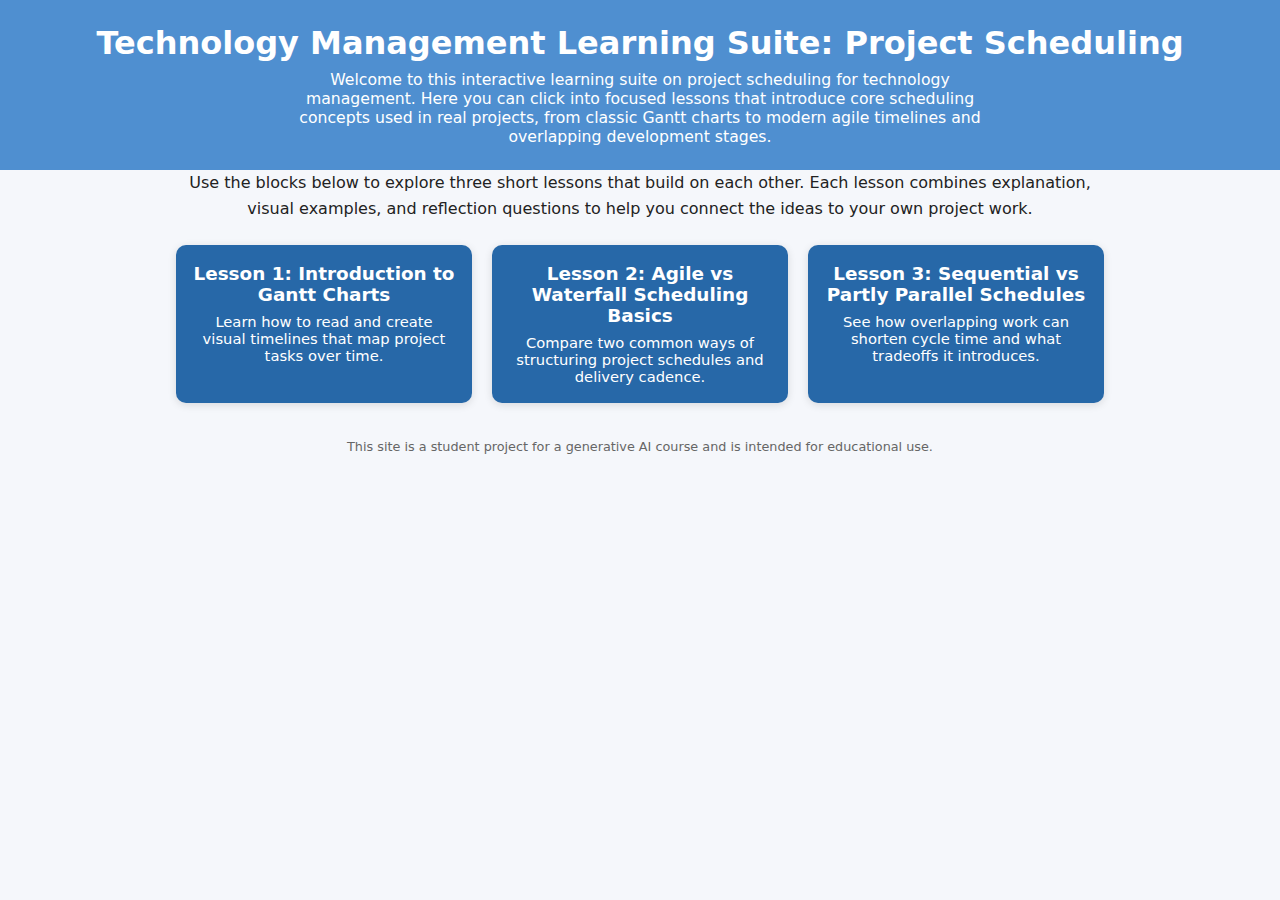
<file: tm-learning-suite/index.html>
<!DOCTYPE html>
<html lang="en">
<head>
  <meta charset="UTF-8">
  <title>Technology Management Learning Suite: Project Scheduling</title>
  <link rel="stylesheet" href="styles.css">
</head>
<body>

  <header class="site-header">
    <h1>Technology Management Learning Suite: Project Scheduling</h1>
    <p>
      Welcome to this interactive learning suite on project scheduling for technology management.
      Here you can click into focused lessons that introduce core scheduling concepts used in
      real projects, from classic Gantt charts to modern agile timelines and overlapping
      development stages.
    </p>
  </header>

  <div class="page-wrap">
    <main>
      <section class="lesson-section text-center">
        <p>
          Use the blocks below to explore three short lessons that build on each other.
          Each lesson combines explanation, visual examples, and reflection questions to help
          you connect the ideas to your own project work.
        </p>
      </section>

      <section class="lesson-grid">
        <a class="lesson-card" href="lesson1.html">
          <h2>Lesson 1: Introduction to Gantt Charts</h2>
          <p>Learn how to read and create visual timelines that map project tasks over time.</p>
        </a>

        <a class="lesson-card" href="lesson2.html">
          <h2>Lesson 2: Agile vs Waterfall Scheduling Basics</h2>
          <p>Compare two common ways of structuring project schedules and delivery cadence.</p>
        </a>

        <a class="lesson-card" href="lesson3.html">
          <h2>Lesson 3: Sequential vs Partly Parallel Schedules</h2>
          <p>See how overlapping work can shorten cycle time and what tradeoffs it introduces.</p>
        </a>
      </section>

      <p class="footer-note">
        This site is a student project for a generative AI course and is intended for educational use.
      </p>
    </main>
  </div>

</body>
</html>
</file>
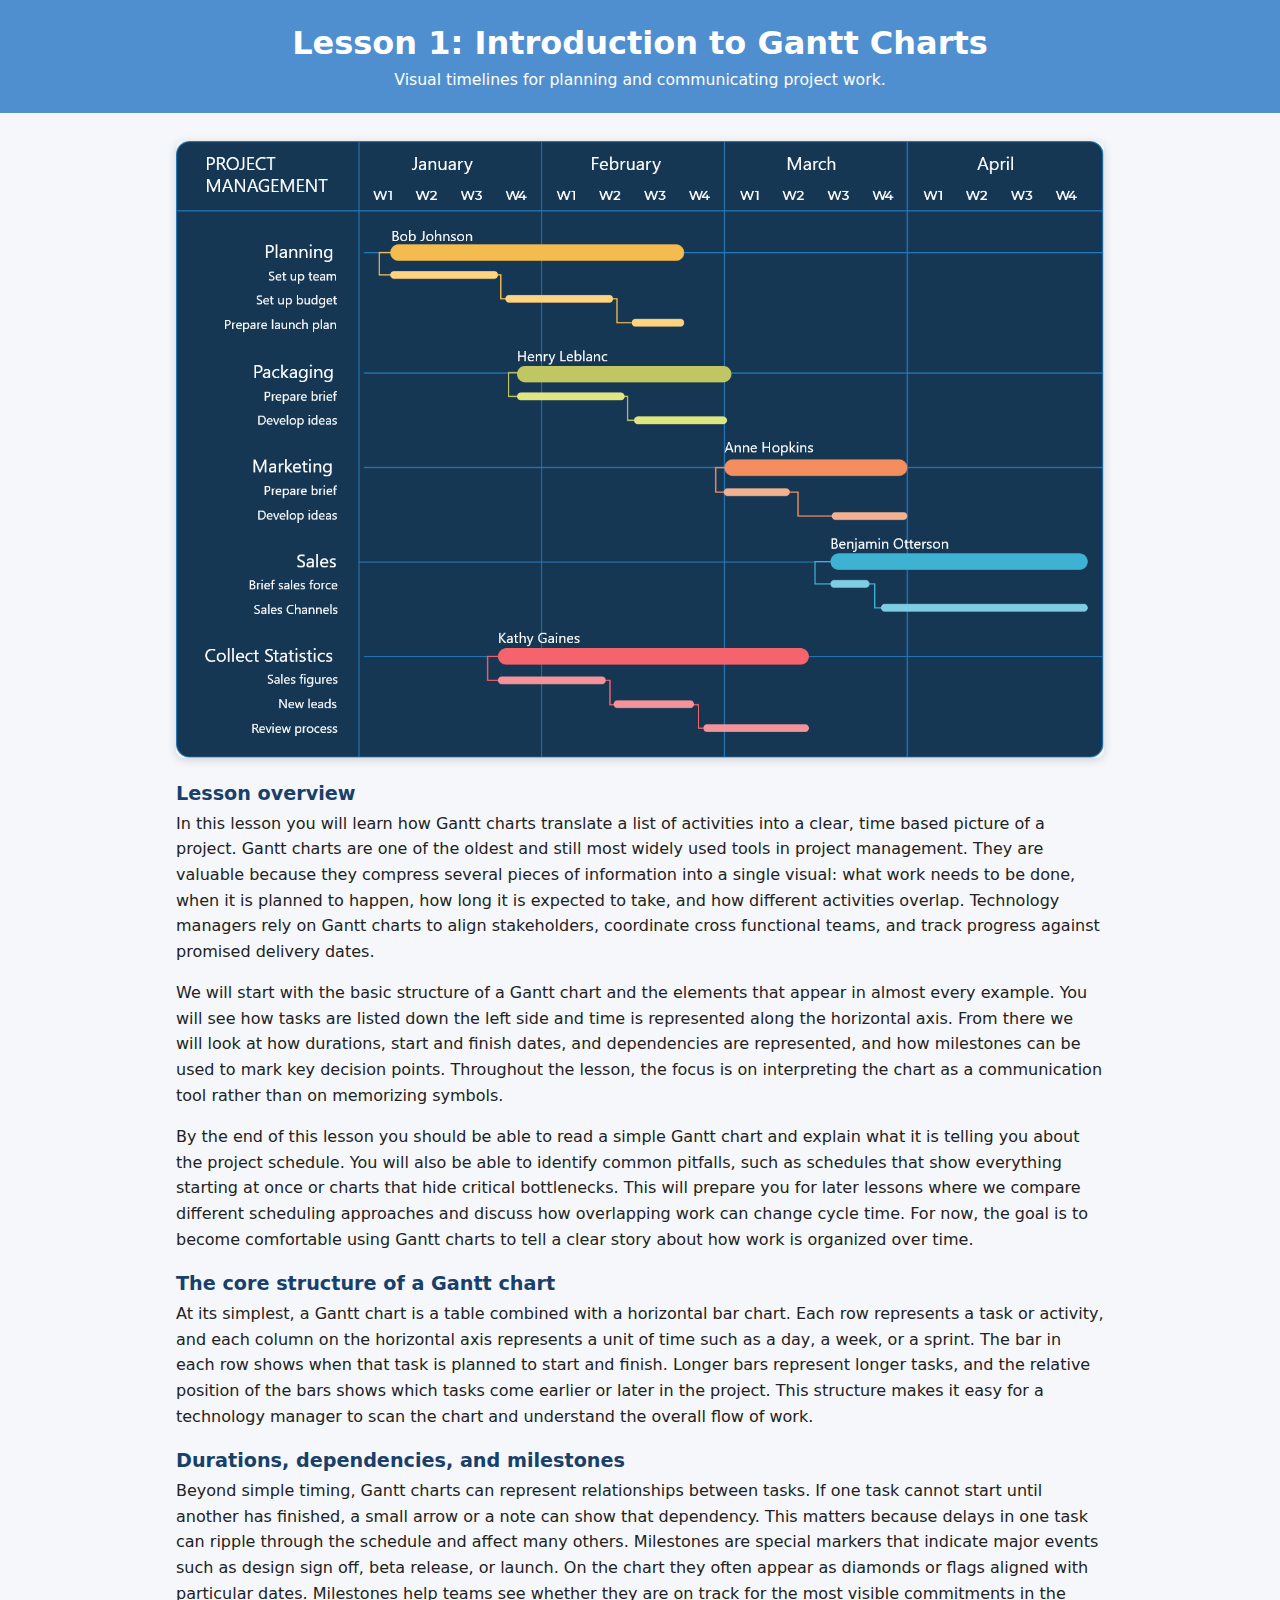
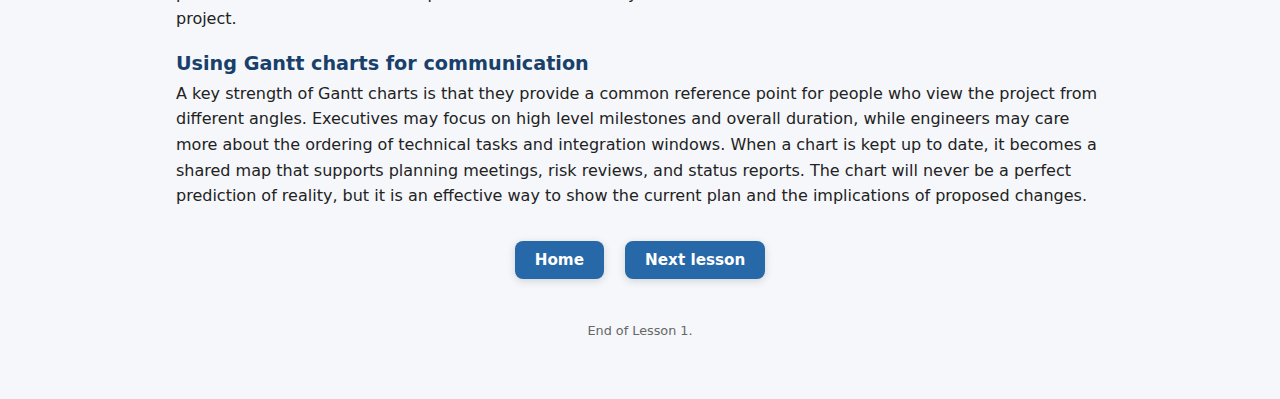
<file: tm-learning-suite/lesson1.html>
<!DOCTYPE html>
<html lang="en">
<head>
  <meta charset="UTF-8">
  <title>Lesson 1: Introduction to Gantt Charts</title>
  <link rel="stylesheet" href="styles.css">
</head>
<body>

  <header class="site-header">
    <h1>Lesson 1: Introduction to Gantt Charts</h1>
    <p>Visual timelines for planning and communicating project work.</p>
  </header>

  <div class="page-wrap">
    <main class="lesson-main">

      <img src="images/gantt-chart.png"
           alt="Illustration of a project Gantt chart"
           class="lesson-image">

      <section class="lesson-section">
        <h2>Lesson overview</h2>
        <p>
          In this lesson you will learn how Gantt charts translate a list of activities into a clear,
          time based picture of a project. Gantt charts are one of the oldest and still most widely
          used tools in project management. They are valuable because they compress several pieces
          of information into a single visual: what work needs to be done, when it is planned to
          happen, how long it is expected to take, and how different activities overlap. Technology
          managers rely on Gantt charts to align stakeholders, coordinate cross functional teams,
          and track progress against promised delivery dates.
        </p>
        <p>
          We will start with the basic structure of a Gantt chart and the elements that appear in
          almost every example. You will see how tasks are listed down the left side and time is
          represented along the horizontal axis. From there we will look at how durations, start and
          finish dates, and dependencies are represented, and how milestones can be used to mark key
          decision points. Throughout the lesson, the focus is on interpreting the chart as a
          communication tool rather than on memorizing symbols.
        </p>
        <p>
          By the end of this lesson you should be able to read a simple Gantt chart and explain what
          it is telling you about the project schedule. You will also be able to identify common
          pitfalls, such as schedules that show everything starting at once or charts that hide
          critical bottlenecks. This will prepare you for later lessons where we compare different
          scheduling approaches and discuss how overlapping work can change cycle time. For now, the
          goal is to become comfortable using Gantt charts to tell a clear story about how work is
          organized over time.
        </p>
      </section>

      <section class="lesson-section">
        <h2>The core structure of a Gantt chart</h2>
        <p>
          At its simplest, a Gantt chart is a table combined with a horizontal bar chart. Each row
          represents a task or activity, and each column on the horizontal axis represents a unit of
          time such as a day, a week, or a sprint. The bar in each row shows when that task is
          planned to start and finish. Longer bars represent longer tasks, and the relative position
          of the bars shows which tasks come earlier or later in the project. This structure makes
          it easy for a technology manager to scan the chart and understand the overall flow of
          work.
        </p>
      </section>

      <section class="lesson-section">
        <h2>Durations, dependencies, and milestones</h2>
        <p>
          Beyond simple timing, Gantt charts can represent relationships between tasks. If one task
          cannot start until another has finished, a small arrow or a note can show that
          dependency. This matters because delays in one task can ripple through the schedule and
          affect many others. Milestones are special markers that indicate major events such as
          design sign off, beta release, or launch. On the chart they often appear as diamonds or
          flags aligned with particular dates. Milestones help teams see whether they are on track
          for the most visible commitments in the project.
        </p>
      </section>

      <section class="lesson-section">
        <h2>Using Gantt charts for communication</h2>
        <p>
          A key strength of Gantt charts is that they provide a common reference point for people
          who view the project from different angles. Executives may focus on high level milestones
          and overall duration, while engineers may care more about the ordering of technical tasks
          and integration windows. When a chart is kept up to date, it becomes a shared map that
          supports planning meetings, risk reviews, and status reports. The chart will never be a
          perfect prediction of reality, but it is an effective way to show the current plan and the
          implications of proposed changes.
        </p>
      </section>

      <div class="nav-buttons">
        <!-- No "Previous" button because this is the first lesson -->
        <a class="nav-btn" href="index.html">Home</a>
        <a class="nav-btn" href="lesson2.html">Next lesson</a>
      </div>

      <p class="footer-note">End of Lesson 1.</p>
    </main>
  </div>

</body>
</html>
</file>
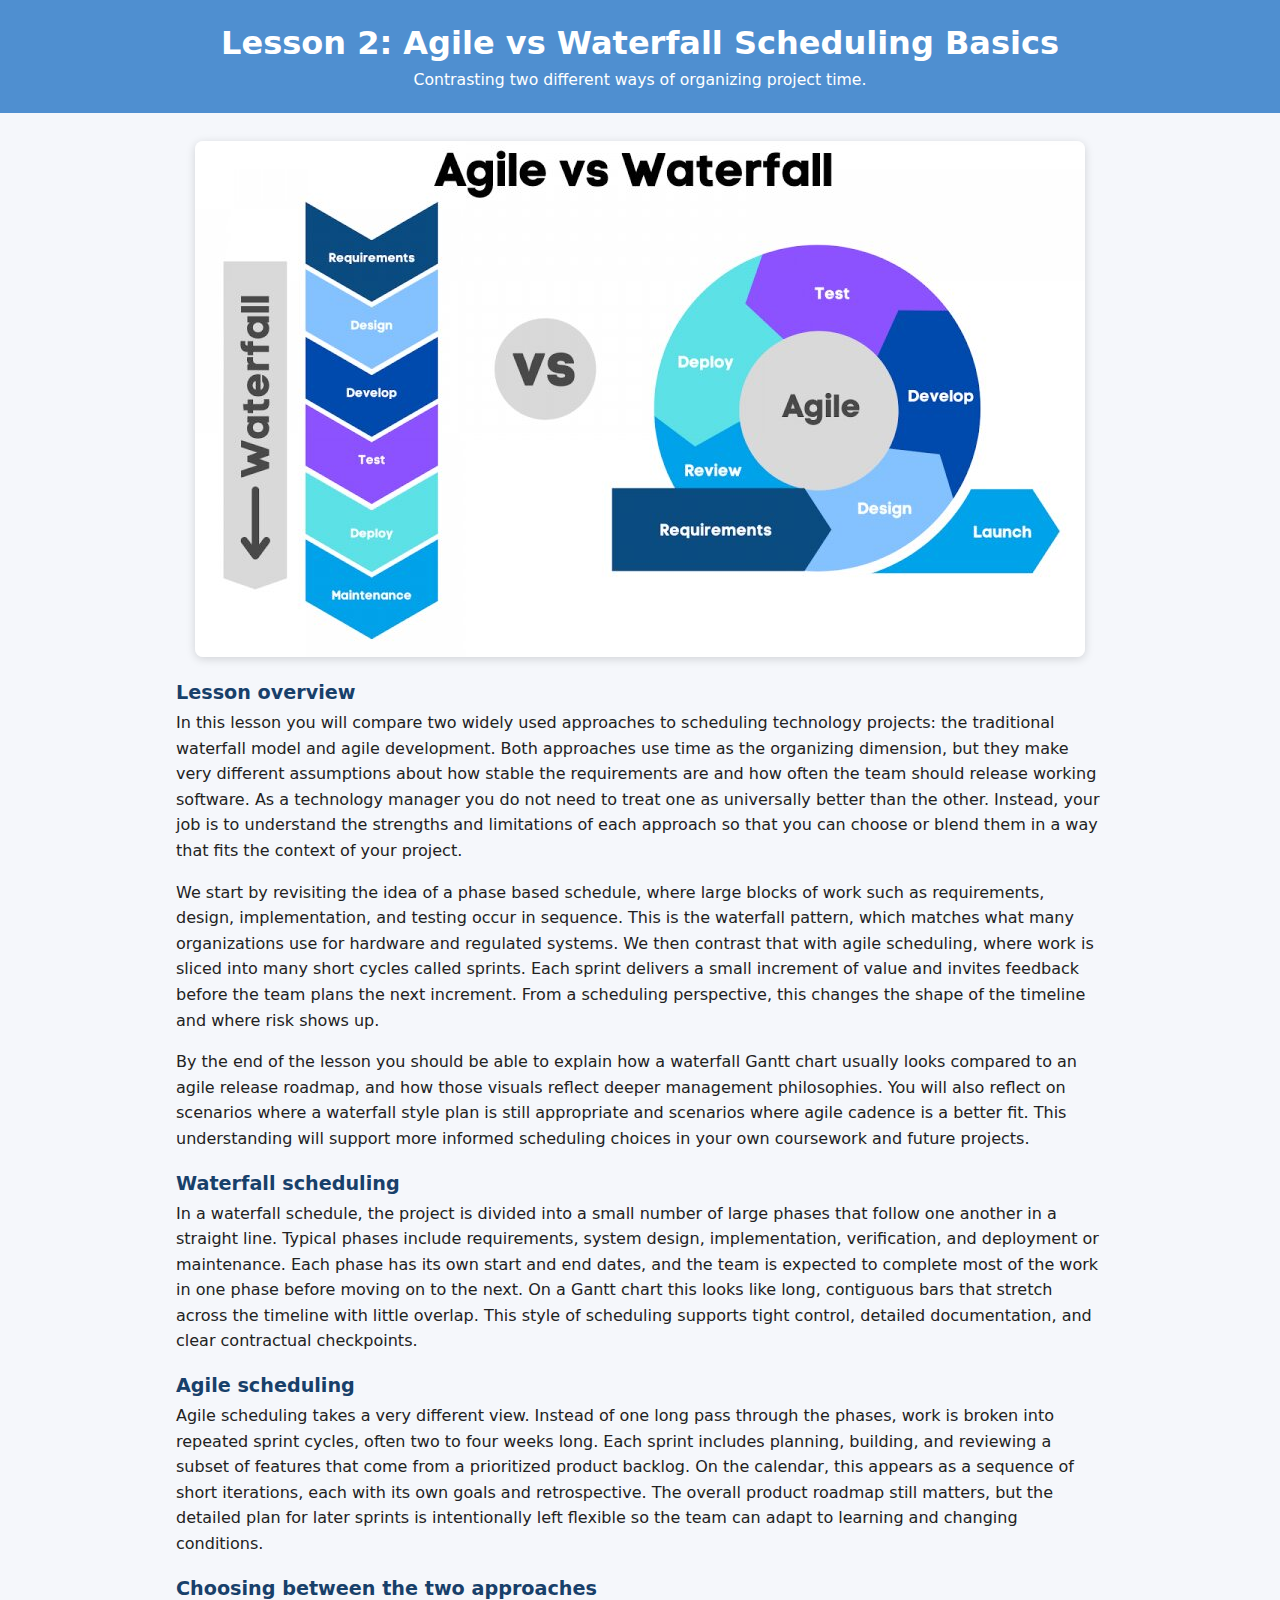
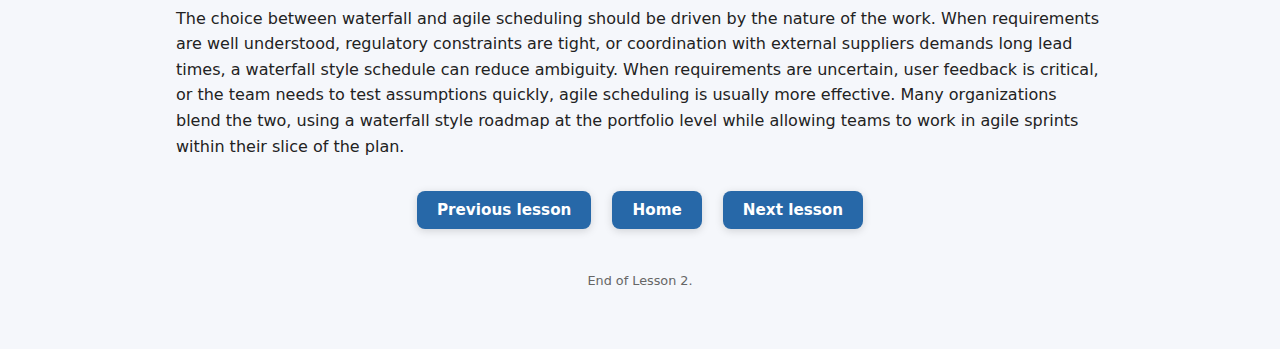
<file: tm-learning-suite/lesson2.html>
<!DOCTYPE html>
<html lang="en">
<head>
  <meta charset="UTF-8">
  <title>Lesson 2: Agile vs Waterfall Scheduling Basics</title>
  <link rel="stylesheet" href="styles.css">
</head>
<body>

  <header class="site-header">
    <h1>Lesson 2: Agile vs Waterfall Scheduling Basics</h1>
    <p>Contrasting two different ways of organizing project time.</p>
  </header>

  <div class="page-wrap">
    <main class="lesson-main">

      <img src="images/waterfall-vs-agile.png"
           alt="Diagram comparing waterfall and agile schedules"
           class="lesson-image">

      <section class="lesson-section">
        <h2>Lesson overview</h2>
        <p>
          In this lesson you will compare two widely used approaches to scheduling technology
          projects: the traditional waterfall model and agile development. Both approaches use time
          as the organizing dimension, but they make very different assumptions about how stable the
          requirements are and how often the team should release working software. As a technology
          manager you do not need to treat one as universally better than the other. Instead, your
          job is to understand the strengths and limitations of each approach so that you can choose
          or blend them in a way that fits the context of your project.
        </p>
        <p>
          We start by revisiting the idea of a phase based schedule, where large blocks of work such
          as requirements, design, implementation, and testing occur in sequence. This is the
          waterfall pattern, which matches what many organizations use for hardware and regulated
          systems. We then contrast that with agile scheduling, where work is sliced into many short
          cycles called sprints. Each sprint delivers a small increment of value and invites feedback
          before the team plans the next increment. From a scheduling perspective, this changes the
          shape of the timeline and where risk shows up.
        </p>
        <p>
          By the end of the lesson you should be able to explain how a waterfall Gantt chart usually
          looks compared to an agile release roadmap, and how those visuals reflect deeper
          management philosophies. You will also reflect on scenarios where a waterfall style plan
          is still appropriate and scenarios where agile cadence is a better fit. This understanding
          will support more informed scheduling choices in your own coursework and future projects.
        </p>
      </section>

      <section class="lesson-section">
        <h2>Waterfall scheduling</h2>
        <p>
          In a waterfall schedule, the project is divided into a small number of large phases that
          follow one another in a straight line. Typical phases include requirements, system
          design, implementation, verification, and deployment or maintenance. Each phase has its
          own start and end dates, and the team is expected to complete most of the work in one
          phase before moving on to the next. On a Gantt chart this looks like long, contiguous bars
          that stretch across the timeline with little overlap. This style of scheduling supports
          tight control, detailed documentation, and clear contractual checkpoints.
        </p>
      </section>

      <section class="lesson-section">
        <h2>Agile scheduling</h2>
        <p>
          Agile scheduling takes a very different view. Instead of one long pass through the phases,
          work is broken into repeated sprint cycles, often two to four weeks long. Each sprint
          includes planning, building, and reviewing a subset of features that come from a prioritized
          product backlog. On the calendar, this appears as a sequence of short iterations, each with
          its own goals and retrospective. The overall product roadmap still matters, but the detailed
          plan for later sprints is intentionally left flexible so the team can adapt to learning and
          changing conditions.
        </p>
      </section>

      <section class="lesson-section">
        <h2>Choosing between the two approaches</h2>
        <p>
          The choice between waterfall and agile scheduling should be driven by the nature of the
          work. When requirements are well understood, regulatory constraints are tight, or
          coordination with external suppliers demands long lead times, a waterfall style schedule
          can reduce ambiguity. When requirements are uncertain, user feedback is critical, or the
          team needs to test assumptions quickly, agile scheduling is usually more effective. Many
          organizations blend the two, using a waterfall style roadmap at the portfolio level while
          allowing teams to work in agile sprints within their slice of the plan.
        </p>
      </section>

      <div class="nav-buttons">
        <a class="nav-btn" href="lesson1.html">Previous lesson</a>
        <a class="nav-btn" href="index.html">Home</a>
        <a class="nav-btn" href="lesson3.html">Next lesson</a>
      </div>

      <p class="footer-note">End of Lesson 2.</p>
    </main>
  </div>

</body>
</html>
</file>
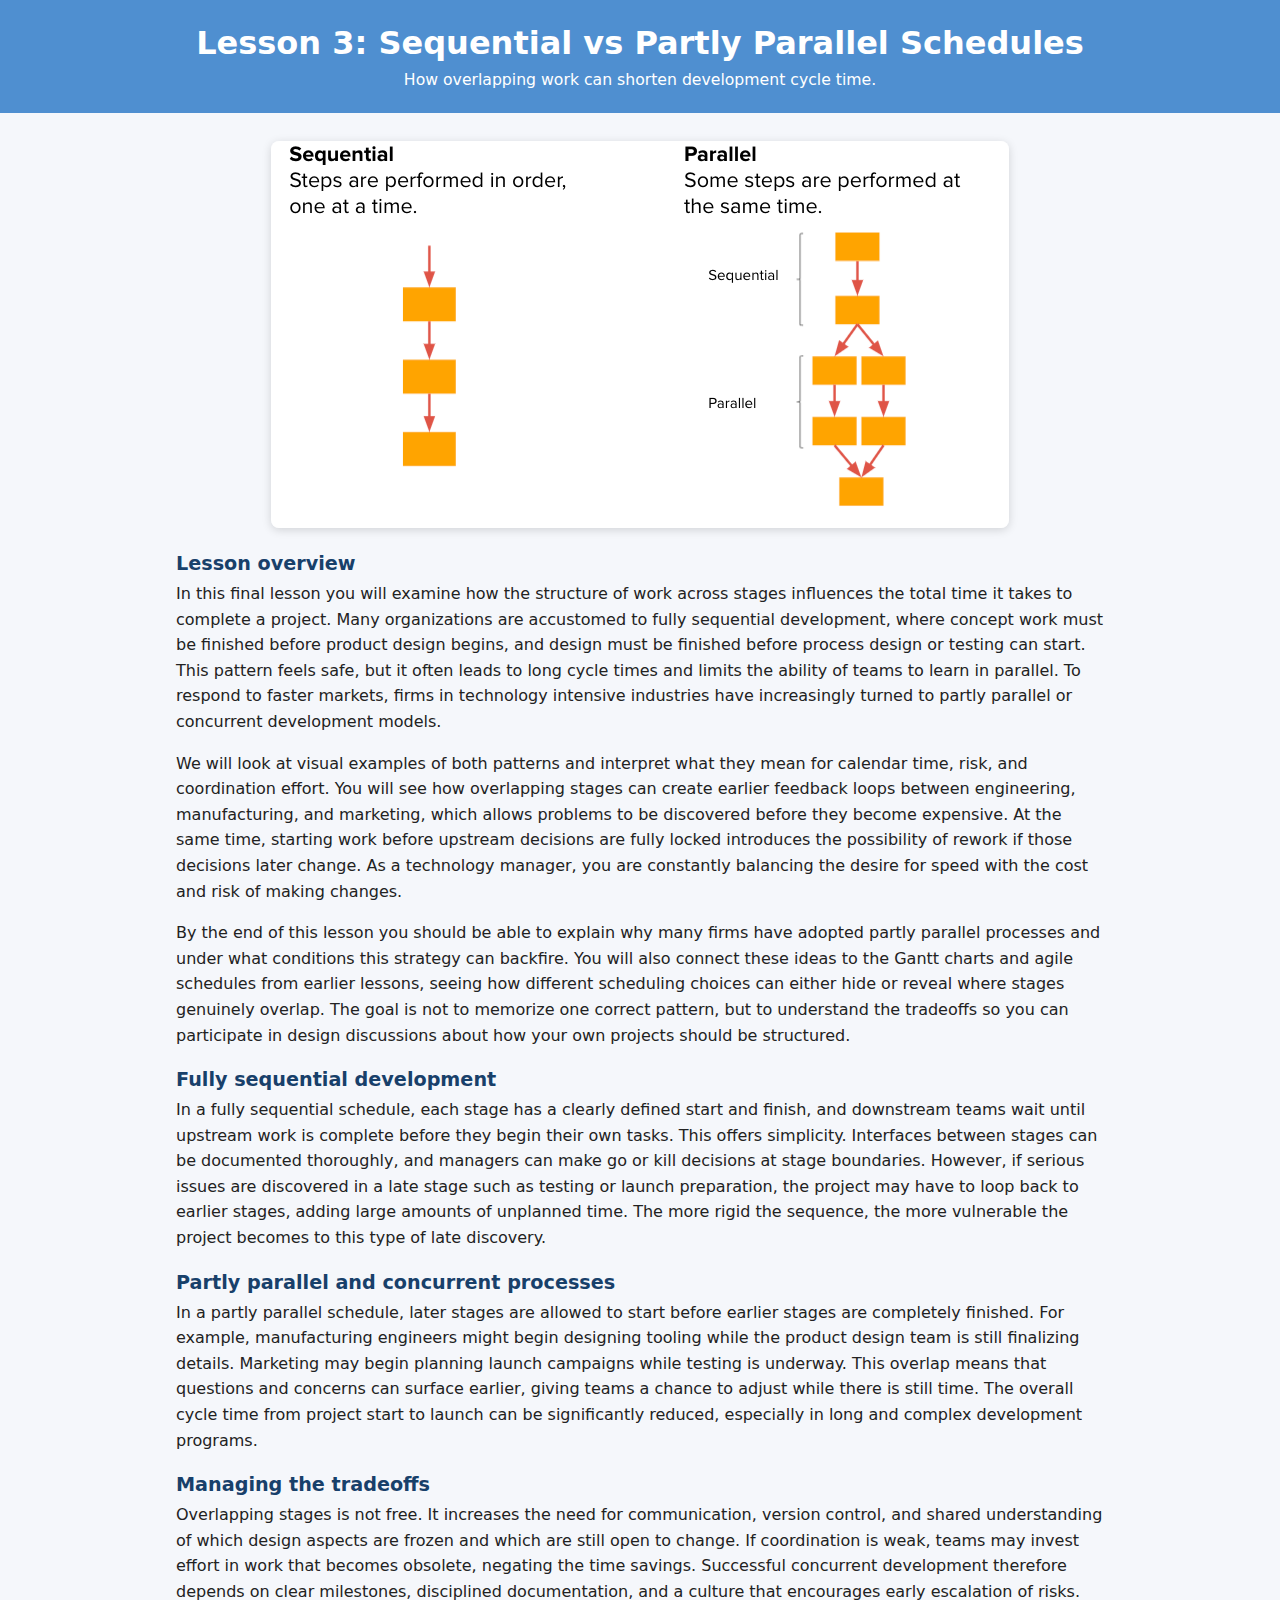
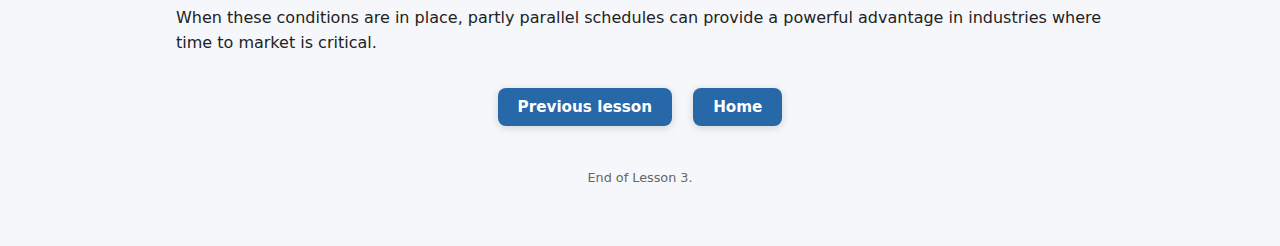
<file: tm-learning-suite/lesson3.html>
<!DOCTYPE html>
<html lang="en">
<head>
  <meta charset="UTF-8">
  <title>Lesson 3: Sequential vs Partly Parallel Schedules</title>
  <link rel="stylesheet" href="styles.css">
</head>
<body>

  <header class="site-header">
    <h1>Lesson 3: Sequential vs Partly Parallel Schedules</h1>
    <p>How overlapping work can shorten development cycle time.</p>
  </header>

  <div class="page-wrap">
    <main class="lesson-main">

      <img src="images/sequential-vs-parallel.png"
           alt="Diagram comparing sequential and partly parallel schedules"
           class="lesson-image">

      <section class="lesson-section">
        <h2>Lesson overview</h2>
        <p>
          In this final lesson you will examine how the structure of work across stages influences
          the total time it takes to complete a project. Many organizations are accustomed to fully
          sequential development, where concept work must be finished before product design begins,
          and design must be finished before process design or testing can start. This pattern feels
          safe, but it often leads to long cycle times and limits the ability of teams to learn in
          parallel. To respond to faster markets, firms in technology intensive industries have
          increasingly turned to partly parallel or concurrent development models.
        </p>
        <p>
          We will look at visual examples of both patterns and interpret what they mean for calendar
          time, risk, and coordination effort. You will see how overlapping stages can create earlier
          feedback loops between engineering, manufacturing, and marketing, which allows problems to
          be discovered before they become expensive. At the same time, starting work before upstream
          decisions are fully locked introduces the possibility of rework if those decisions later
          change. As a technology manager, you are constantly balancing the desire for speed with the
          cost and risk of making changes.
        </p>
        <p>
          By the end of this lesson you should be able to explain why many firms have adopted partly
          parallel processes and under what conditions this strategy can backfire. You will also
          connect these ideas to the Gantt charts and agile schedules from earlier lessons, seeing
          how different scheduling choices can either hide or reveal where stages genuinely overlap.
          The goal is not to memorize one correct pattern, but to understand the tradeoffs so you
          can participate in design discussions about how your own projects should be structured.
        </p>
      </section>

      <section class="lesson-section">
        <h2>Fully sequential development</h2>
        <p>
          In a fully sequential schedule, each stage has a clearly defined start and finish, and
          downstream teams wait until upstream work is complete before they begin their own tasks.
          This offers simplicity. Interfaces between stages can be documented thoroughly, and
          managers can make go or kill decisions at stage boundaries. However, if serious issues are
          discovered in a late stage such as testing or launch preparation, the project may have to
          loop back to earlier stages, adding large amounts of unplanned time. The more rigid the
          sequence, the more vulnerable the project becomes to this type of late discovery.
        </p>
      </section>

      <section class="lesson-section">
        <h2>Partly parallel and concurrent processes</h2>
        <p>
          In a partly parallel schedule, later stages are allowed to start before earlier stages are
          completely finished. For example, manufacturing engineers might begin designing tooling
          while the product design team is still finalizing details. Marketing may begin planning
          launch campaigns while testing is underway. This overlap means that questions and concerns
          can surface earlier, giving teams a chance to adjust while there is still time. The
          overall cycle time from project start to launch can be significantly reduced, especially in
          long and complex development programs.
        </p>
      </section>

      <section class="lesson-section">
        <h2>Managing the tradeoffs</h2>
        <p>
          Overlapping stages is not free. It increases the need for communication, version control,
          and shared understanding of which design aspects are frozen and which are still open to
          change. If coordination is weak, teams may invest effort in work that becomes obsolete,
          negating the time savings. Successful concurrent development therefore depends on clear
          milestones, disciplined documentation, and a culture that encourages early escalation of
          risks. When these conditions are in place, partly parallel schedules can provide a powerful
          advantage in industries where time to market is critical.
        </p>
      </section>

      <div class="nav-buttons">
        <a class="nav-btn" href="lesson2.html">Previous lesson</a>
        <a class="nav-btn" href="index.html">Home</a>
        <!-- No "Next lesson" button because this is the last lesson -->
      </div>

      <p class="footer-note">End of Lesson 3.</p>
    </main>
  </div>

</body>
</html>
</file>
<file: tm-learning-suite/styles.css>
/* Color theme */
:root {
  --blue-dark: #18406a;
  --blue-main: #2768a8;
  --blue-light: #4f8fd0;
  --bg-light: #f5f7fb;
  --text-main: #222222;
}

/* Global layout */

* {
  box-sizing: border-box;
}

body {
  margin: 0;
  padding: 0;
  font-family: system-ui, -apple-system, BlinkMacSystemFont, "Segoe UI", sans-serif;
  background-color: var(--bg-light);
  color: var(--text-main);
}

.page-wrap {
  max-width: 960px;
  margin: 0 auto;
  padding: 0 16px 48px 16px;
}

/* Header banner */

header.site-header {
  background-color: var(--blue-light);
  color: #ffffff;
  padding: 24px 16px;
  text-align: center;
}

header.site-header h1 {
  margin: 0;
  font-size: 2rem;
  font-weight: 700;
}

header.site-header p {
  margin: 8px auto 0;
  max-width: 720px;
  font-size: 0.98rem;
}

/* Home page lesson cards */

.lesson-grid {
  display: grid;
  grid-template-columns: repeat(auto-fit, minmax(260px, 1fr));
  gap: 20px;
  margin-top: 24px;
}

.lesson-card {
  background-color: var(--blue-main);
  color: #ffffff;
  border-radius: 10px;
  padding: 18px 16px;
  text-align: center;
  text-decoration: none;
  box-shadow: 0 2px 8px rgba(0, 0, 0, 0.12);
  transition: background-color 0.18s ease, transform 0.18s ease,
    box-shadow 0.18s ease;
}

.lesson-card h2 {
  margin: 0 0 8px 0;
  font-size: 1.15rem;
}

.lesson-card p {
  margin: 0;
  font-size: 0.92rem;
}

.lesson-card:hover {
  background-color: var(--blue-light);
  transform: translateY(-2px);
  box-shadow: 0 4px 16px rgba(0, 0, 0, 0.16);
}

/* Lesson pages */

main.lesson-main {
  margin-top: 28px;
}

.lesson-title {
  text-align: center;
  font-size: 1.7rem;
  margin-bottom: 8px;
}

.lesson-subtitle {
  text-align: center;
  font-size: 0.98rem;
  color: #555555;
  margin-top: 0;
  margin-bottom: 24px;
}

.lesson-image {
  display: block;
  max-width: 100%;
  height: auto;
  margin: 0 auto 24px auto;
  border-radius: 8px;
  box-shadow: 0 2px 10px rgba(0, 0, 0, 0.15);
}

/* Text sections */

section.lesson-section {
  margin-bottom: 20px;
}

section.lesson-section h2 {
  font-size: 1.2rem;
  color: var(--blue-dark);
  margin-bottom: 6px;
}

section.lesson-section p {
  line-height: 1.6;
  margin-top: 0;
}

/* Navigation buttons */

.nav-buttons {
  text-align: center;
  margin-top: 32px;
}

.nav-btn {
  display: inline-block;
  margin: 0 8px 8px 8px;
  padding: 10px 20px;
  background-color: var(--blue-main);
  color: #ffffff;
  text-decoration: none;
  border-radius: 8px;
  font-size: 0.95rem;
  font-weight: 600;
  box-shadow: 0 2px 8px rgba(0, 0, 0, 0.15);
  transition: background-color 0.18s ease, transform 0.18s ease,
    box-shadow 0.18s ease;
}

.nav-btn:hover {
  background-color: var(--blue-light);
  transform: translateY(-1px);
  box-shadow: 0 3px 12px rgba(0, 0, 0, 0.18);
}

/* Utility */

.text-center {
  text-align: center;
}

.footer-note {
  text-align: center;
  font-size: 0.8rem;
  color: #666666;
  margin-top: 36px;
}
</file>
